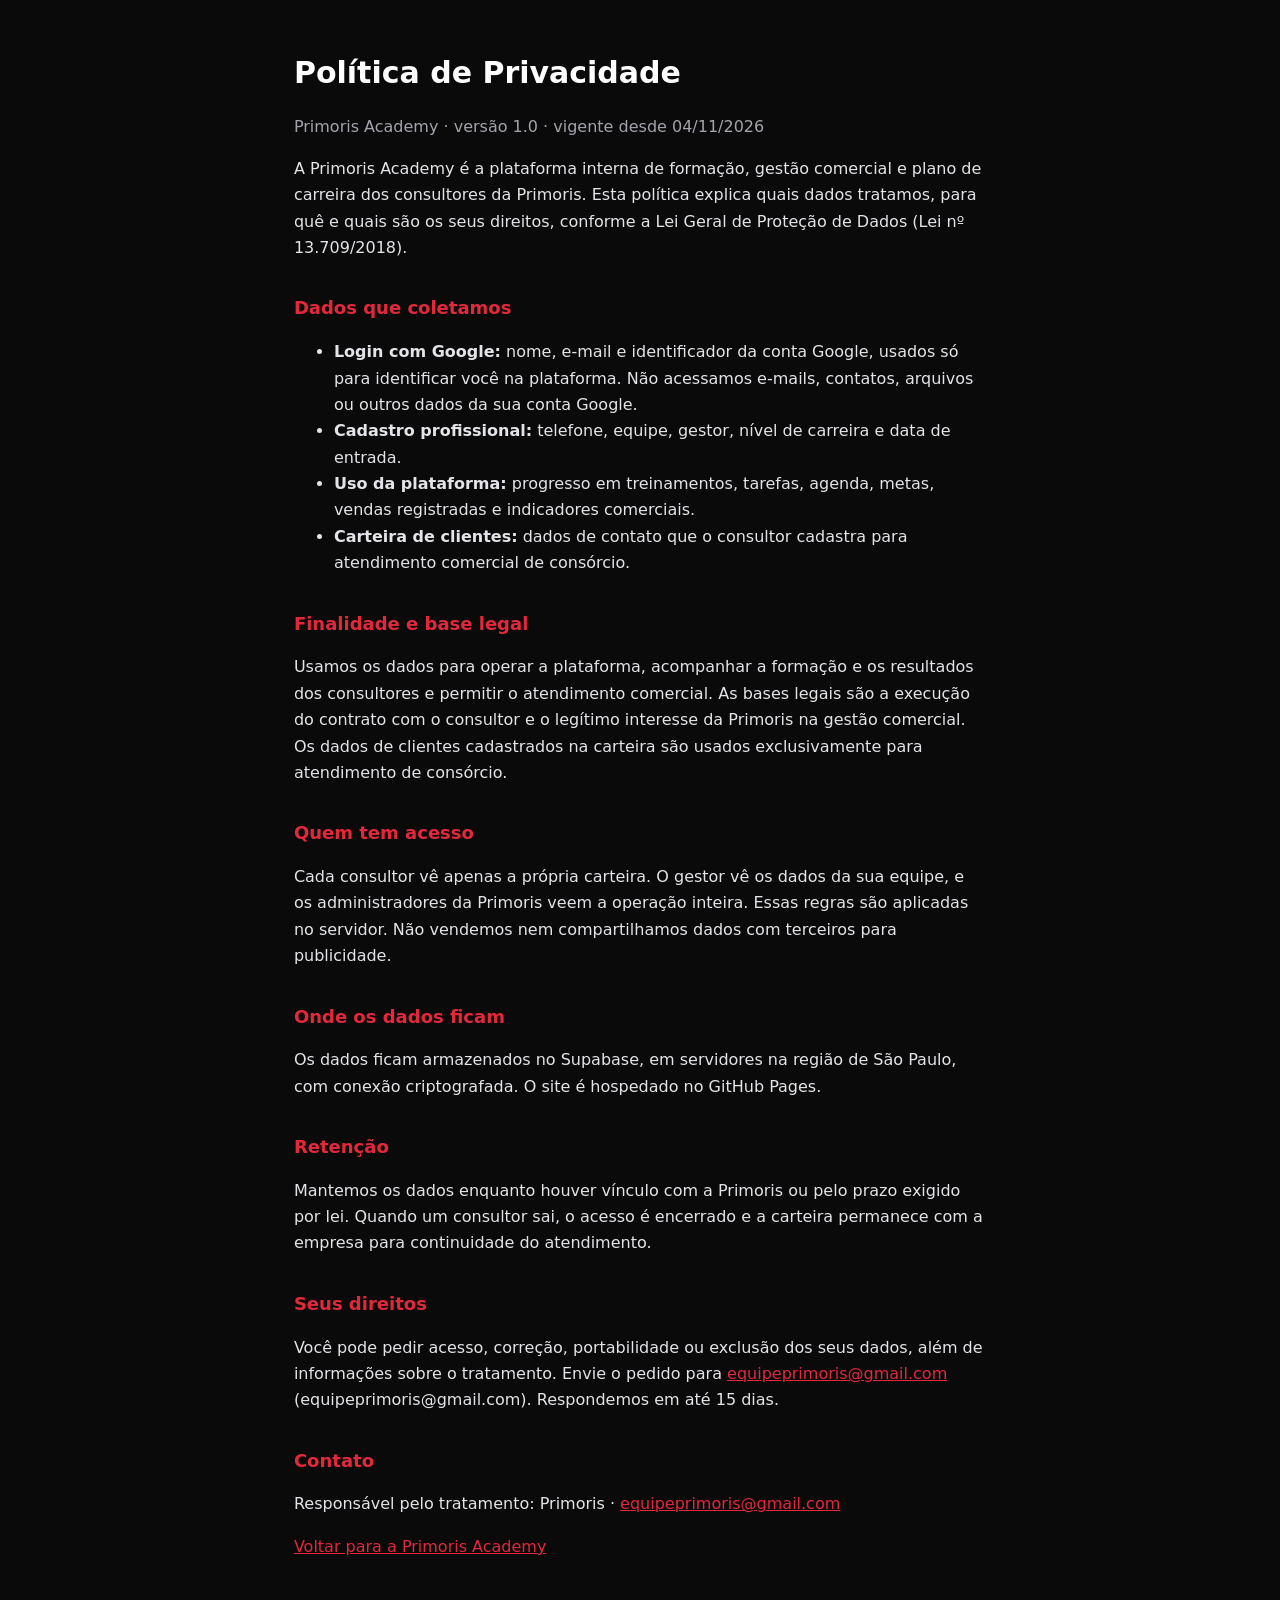
<file: privacidade.html>
<!DOCTYPE html>
<html lang="pt-BR">
<head>
<meta charset="utf-8">
<meta name="viewport" content="width=device-width, initial-scale=1">
<title>Política de Privacidade — Primoris Academy</title>
<style>
:root { --bg: #0A0A0B; --text: #FFFFFF; --muted: #A3A3AB; --red: #E3283C; }
body { margin: 0; background: var(--bg); color: var(--text); font: 16px/1.65 Manrope, system-ui, -apple-system, 'Segoe UI', Roboto, sans-serif; }
main { max-width: 68ch; margin: 0 auto; padding: 48px 20px 80px; }
h1 { font-size: 30px; margin: 0 0 4px; } h2 { font-size: 18px; margin: 32px 0 8px; color: var(--red); }
p, li { color: #e4e4e8; } .muted { color: var(--muted); } a { color: var(--red); }
</style>
</head>
<body>
<main>
<h1>Política de Privacidade</h1>
<p class="muted">Primoris Academy · versão 1.0 · vigente desde 04/11/2026</p>

<p>A Primoris Academy é a plataforma interna de formação, gestão comercial e plano de carreira dos consultores da Primoris. Esta política explica quais dados tratamos, para quê e quais são os seus direitos, conforme a Lei Geral de Proteção de Dados (Lei nº 13.709/2018).</p>

<h2>Dados que coletamos</h2>
<ul>
<li><strong>Login com Google:</strong> nome, e-mail e identificador da conta Google, usados só para identificar você na plataforma. Não acessamos e-mails, contatos, arquivos ou outros dados da sua conta Google.</li>
<li><strong>Cadastro profissional:</strong> telefone, equipe, gestor, nível de carreira e data de entrada.</li>
<li><strong>Uso da plataforma:</strong> progresso em treinamentos, tarefas, agenda, metas, vendas registradas e indicadores comerciais.</li>
<li><strong>Carteira de clientes:</strong> dados de contato que o consultor cadastra para atendimento comercial de consórcio.</li>
</ul>

<h2>Finalidade e base legal</h2>
<p>Usamos os dados para operar a plataforma, acompanhar a formação e os resultados dos consultores e permitir o atendimento comercial. As bases legais são a execução do contrato com o consultor e o legítimo interesse da Primoris na gestão comercial. Os dados de clientes cadastrados na carteira são usados exclusivamente para atendimento de consórcio.</p>

<h2>Quem tem acesso</h2>
<p>Cada consultor vê apenas a própria carteira. O gestor vê os dados da sua equipe, e os administradores da Primoris veem a operação inteira. Essas regras são aplicadas no servidor. Não vendemos nem compartilhamos dados com terceiros para publicidade.</p>

<h2>Onde os dados ficam</h2>
<p>Os dados ficam armazenados no Supabase, em servidores na região de São Paulo, com conexão criptografada. O site é hospedado no GitHub Pages.</p>

<h2>Retenção</h2>
<p>Mantemos os dados enquanto houver vínculo com a Primoris ou pelo prazo exigido por lei. Quando um consultor sai, o acesso é encerrado e a carteira permanece com a empresa para continuidade do atendimento.</p>

<h2>Seus direitos</h2>
<p>Você pode pedir acesso, correção, portabilidade ou exclusão dos seus dados, além de informações sobre o tratamento. Envie o pedido para <a href="mailto:equipeprimoris@gmail.com">equipeprimoris@gmail.com</a> (equipeprimoris@gmail.com). Respondemos em até 15 dias.</p>

<h2>Contato</h2>
<p>Responsável pelo tratamento: Primoris · <a href="mailto:equipeprimoris@gmail.com">equipeprimoris@gmail.com</a></p>

<p class="muted"><a href="./">Voltar para a Primoris Academy</a></p>
</main>
</body>
</html>
</file>
